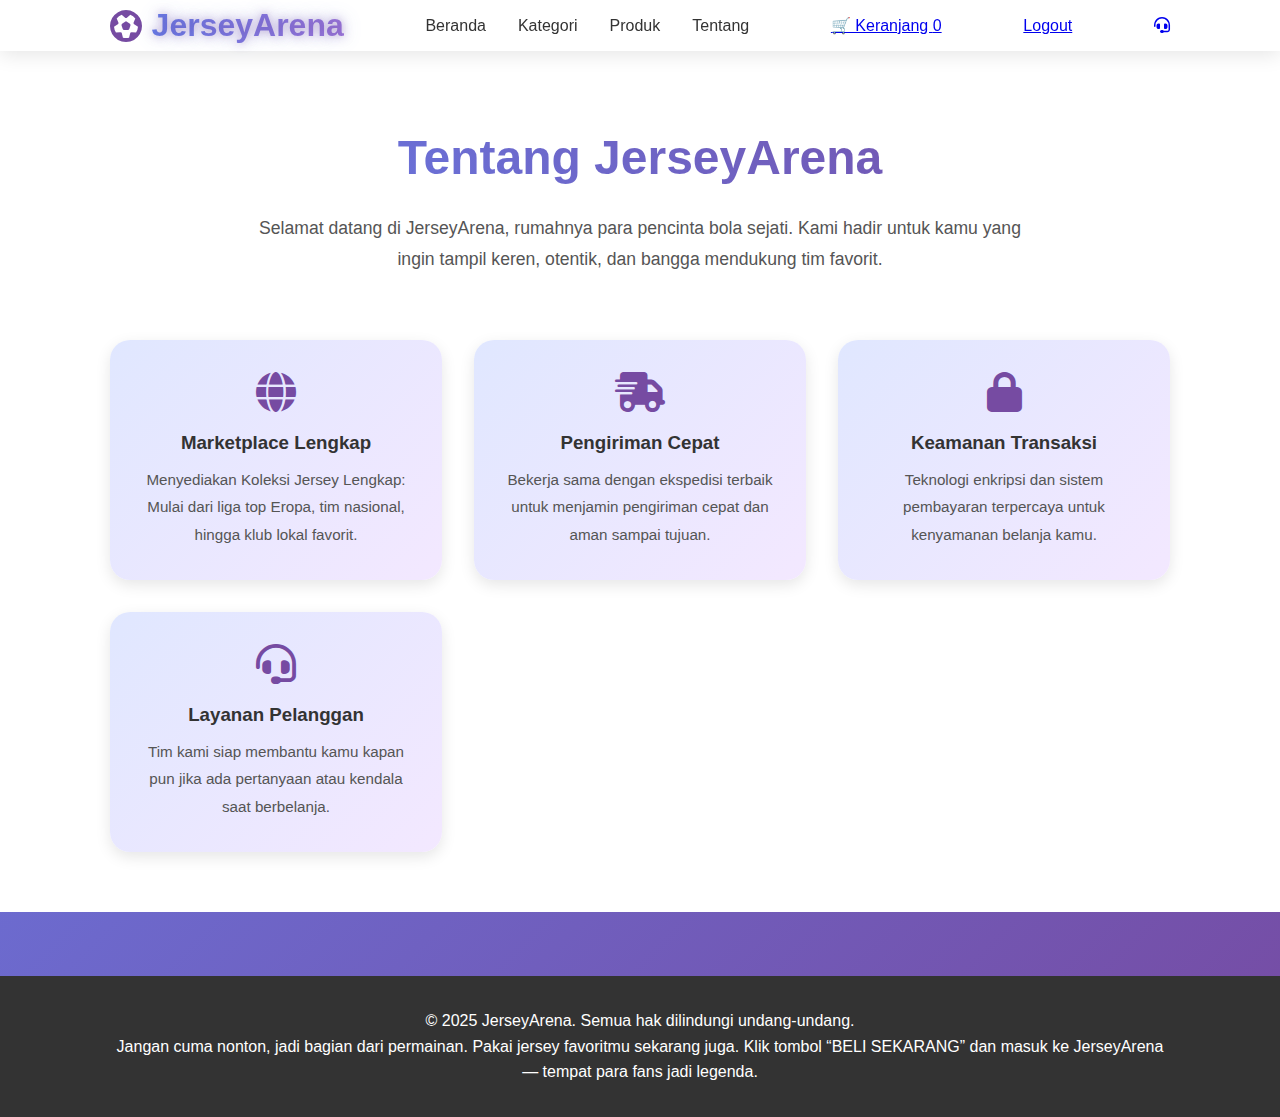
<file: about.html>
<!DOCTYPE html>
<html lang="id">
<head>
  <meta charset="UTF-8" />
  <meta name="viewport" content="width=device-width, initial-scale=1.0" />
  <title>Tentang Kami - JerseyArena - Your Jersey, Your Arena</title>
    <link rel="stylesheet" href="https://cdnjs.cloudflare.com/ajax/libs/font-awesome/6.5.0/css/all.min.css" />
  <style>
    * {
      margin: 0;
      padding: 0;
      box-sizing: border-box;
    }

    body {
      font-family: 'Segoe UI', Tahoma, Geneva, Verdana, sans-serif;
      line-height: 1.6;
      background: linear-gradient(135deg, #667eea 0%, #764ba2 100%);
      color: #333;
      min-height: 100vh;
    }

    .container {
      max-width: 1100px;
      margin: auto;
      padding: 0 20px;
    }

    header {
      background: rgba(255, 255, 255, 0.95);
      backdrop-filter: blur(10px);
      position: fixed;
      width: 100%;
      top: 0;
      z-index: 1000;
      box-shadow: 0 4px 20px rgba(0, 0, 0, 0.1);
    }

    nav {
      display: flex;
      justify-content: space-between;
      align-items: center;
      padding: 1rem 0;
    }

.logo-wrapper {
  display: flex;
  align-items: center;
  gap: 0.6rem;
  text-decoration: none;
}

.logo {
  font-size: 2rem;
  font-weight: bold;
  background: linear-gradient(270deg, #667eea, #764ba2, #ff6ec4, #667eea);
  background-size: 800% 800%;
  -webkit-background-clip: text;
  background-clip: text;
  -webkit-text-fill-color: transparent;
  animation: gradientMove 6s ease infinite;
  transition: transform 0.3s ease;
  text-shadow: 0 0 10px rgba(118, 75, 162, 0.5),
               0 0 20px rgba(102, 126, 234, 0.3);
}

.logo-wrapper:hover .logo {
  transform: scale(1.1) rotate(-2deg);
}

.logo-ball {
  font-size: 2rem;
  color: #764ba2;
  animation: spin 2s linear infinite;
}

@keyframes gradientMove {
  0% { background-position: 0% 50%; }
  50% { background-position: 100% 50%; }
  100% { background-position: 0% 50%; }
}

@keyframes spin {
  from { transform: rotate(0deg); }
  to { transform: rotate(360deg); }
}

.animated-logo {
  background: linear-gradient(270deg, #667eea, #764ba2, #ff6ec4, rgb(255, 238, 0));
  background-size: 800% 800%;
  -webkit-background-clip: text;
  -webkit-text-fill-color: transparent;
  background-clip: text;
  display: inline-block;
  animation: gradientMove 6s ease infinite;
  transition: transform 0.3s ease;
  cursor: pointer;
  text-shadow: 0 0 10px rgba(118, 75, 162, 0.5),
               0 0 20px rgba(102, 126, 234, 0.3);
}

.animated-logo:hover {
  transform: scale(1.1) rotate(-2deg);
}

@keyframes gradientMove {
  0% { background-position: 0% 50%; }
  50% { background-position: 100% 50%; }
  100% { background-position: 0% 50%; }
}

    .nav-links {
      display: flex;
      gap: 2rem;
      list-style: none;
    }

    .nav-links a {
      text-decoration: none;
      color: #333;
      font-weight: 500;
      position: relative;
    }

    .nav-links a::after {
      content: '';
      position: absolute;
      width: 0;
      height: 2px;
      bottom: -5px;
      left: 0;
      background: linear-gradient(45deg, #667eea, #764ba2);
      transition: width 0.3s ease;
    }

    .nav-links a:hover::after {
      width: 100%;
    }

    .about-section {
      padding: 120px 0 60px;
      background: #fff;
    }

    .about-section h1 {
      font-size: 3rem;
      text-align: center;
      background: linear-gradient(45deg, #667eea, #764ba2);
      -webkit-background-clip: text;
      -webkit-text-fill-color: transparent;
      margin-bottom: 1rem;
    }

    .about-section p {
      font-size: 1.1rem;
      color: #555;
      text-align: center;
      max-width: 800px;
      margin: auto;
      line-height: 1.8;
    }

    .about-grid {
      margin-top: 4rem;
      display: grid;
      grid-template-columns: repeat(auto-fit, minmax(250px, 1fr));
      gap: 2rem;
    }

    .about-card {
      background: linear-gradient(135deg, #e0e7ff, #f3e8ff);
      padding: 2rem;
      border-radius: 20px;
      text-align: center;
      box-shadow: 0 5px 15px rgba(0,0,0,0.1);
    }

    .about-card i {
      font-size: 2.5rem;
      margin-bottom: 1rem;
      color: #764ba2;
    }

    .about-card h3 {
      margin-bottom: 0.5rem;
      color: #333;
    }

    .about-card p {
      font-size: 0.95rem;
      color: #555;
    }

    footer {
      background: #333;
      color: white;
      text-align: center;
      padding: 2rem 0;
      margin-top: 4rem;
    }

    @media (max-width: 768px) {
      .nav-links {
        display: none;
      }

      .about-section h1 {
        font-size: 2.2rem;
      }

      .about-section p {
        font-size: 1rem;
      }
    }
  </style>
</head>
<body>

  <!-- Header -->
  <header>
    <nav class="container">
<a href="index.html" class="logo-wrapper">
  <i class="fas fa-futbol logo-ball"></i>
  <span class="logo">JerseyArena</span>
</a>
      <ul class="nav-links">
        <li><a href="index.html#home">Beranda</a></li>
        <li><a href="index.html#categories">Kategori</a></li>
        <li><a href="index.html#produk">Produk</a></li>
        <li><a href="about.html">Tentang</a></li>
      </ul>
      <a href="keranjang.html" class="cart-icon">
        🛒 Keranjang
        <span class="cart-count" id="cartCount">0</span>
      </a>
                  <a href="#" onclick="logout()" class="cart-icon">Logout</a>
            </a>
                  <a href="support.html" onclick="support()" class="cart-icon">
            <i class="fas fa-headset"></i> <!-- ikon support -->
            </a>
    </nav>
  </header>

  <!-- About Section -->
  <section class="about-section">
    <div class="container">
      <h1>Tentang JerseyArena</h1>
      <p>
        Selamat datang di JerseyArena, rumahnya para pencinta bola sejati.
Kami hadir untuk kamu yang ingin tampil keren, otentik, dan bangga mendukung tim favorit.
      </p>

      <div class="about-grid">
        <div class="about-card">
          <i class="fas fa-globe"></i>
          <h3>Marketplace Lengkap</h3>
          <p>Menyediakan Koleksi Jersey Lengkap: Mulai dari liga top Eropa, tim nasional, hingga klub lokal favorit.</p>
        </div>
        <div class="about-card">
          <i class="fas fa-shipping-fast"></i>
          <h3>Pengiriman Cepat</h3>
          <p>Bekerja sama dengan ekspedisi terbaik untuk menjamin pengiriman cepat dan aman sampai tujuan.</p>
        </div>
        <div class="about-card">
          <i class="fas fa-lock"></i>
          <h3>Keamanan Transaksi</h3>
          <p>Teknologi enkripsi dan sistem pembayaran terpercaya untuk kenyamanan belanja kamu.</p>
        </div>
        <div class="about-card">
          <i class="fas fa-headset"></i>
          <h3>Layanan Pelanggan</h3>
          <p>Tim kami siap membantu kamu kapan pun jika ada pertanyaan atau kendala saat berbelanja.</p>
        </div>
      </div>
    </div>
  </section>

  <!-- Footer -->
  <footer>
    <div class="container">
      <p>&copy; 2025 JerseyArena. Semua hak dilindungi undang-undang.</p>
      <p>
        Jangan cuma nonton, jadi bagian dari permainan.
Pakai jersey favoritmu sekarang juga. Klik tombol “BELI SEKARANG”
dan masuk ke JerseyArena — tempat para fans jadi legenda.
      </p>
    </div>
  </footer>

</body>
</html>
</file>
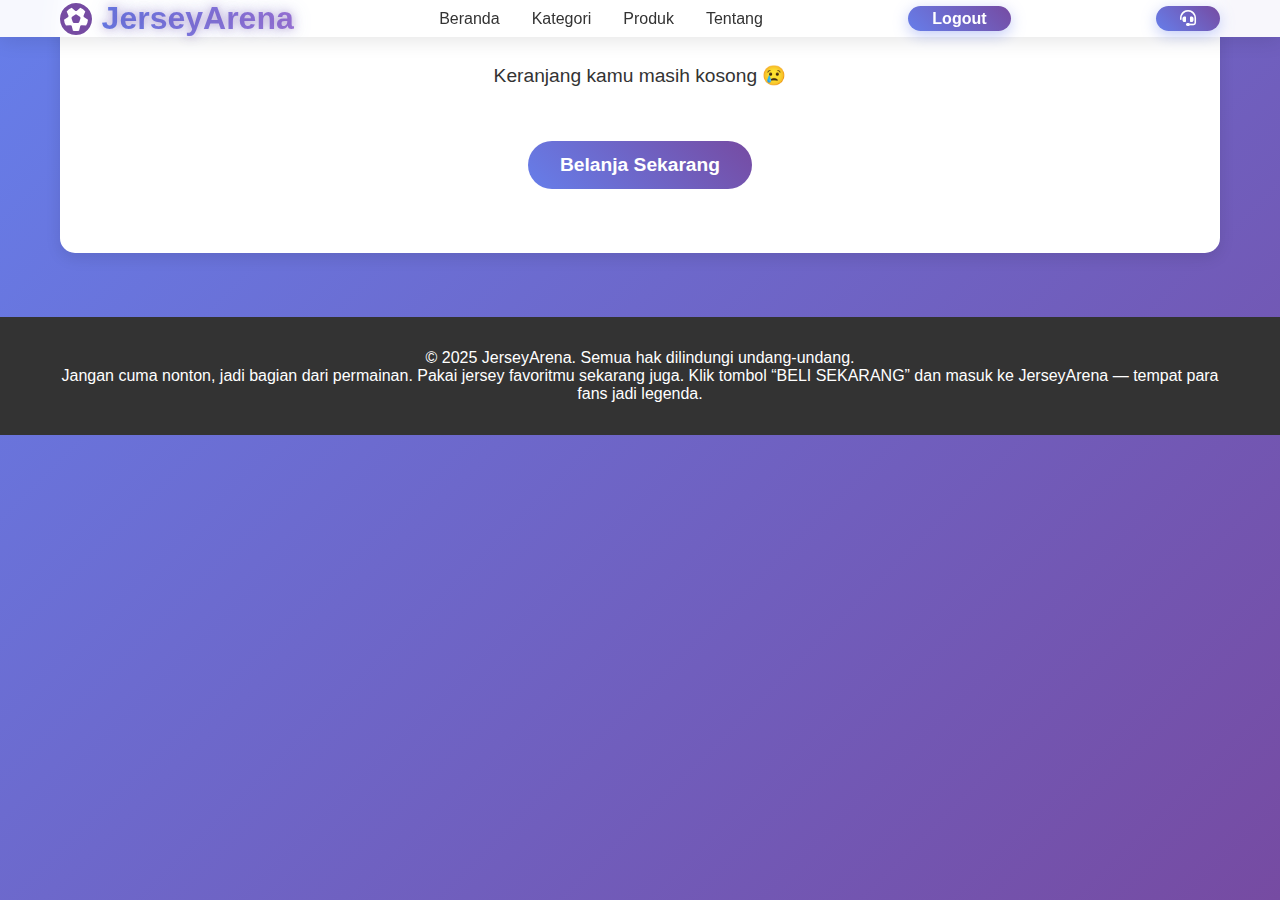
<file: keranjang.html>
<!DOCTYPE html>
<html lang="id">
<head>
  <meta charset="UTF-8" />
  <meta name="viewport" content="width=device-width, initial-scale=1.0"/>
  <title>Keranjang Belanja - JerseyArena</title>
      <link rel="stylesheet" href="https://cdnjs.cloudflare.com/ajax/libs/font-awesome/6.5.0/css/all.min.css" />
  <style>
    * { margin: 0; padding: 0; box-sizing: border-box; }

    body {
      font-family: 'Segoe UI', Tahoma, Geneva, Verdana, sans-serif;
      background: linear-gradient(135deg, #667eea 0%, #764ba2 100%);
      color: #333;
      min-height: 100vh;
    }

    .container {
            max-width: 1200px;
            margin: 0 auto;
            padding: 0 20px;
        }

        /* Header - sama seperti index.html */
        header {
            background: rgba(255, 255, 255, 0.95);
            backdrop-filter: blur(10px);
            position: fixed;
            width: 100%;
            top: 0;
            z-index: 1000;
            box-shadow: 0 4px 20px rgba(0, 0, 0, 0.1);
        }

        nav {
            display: flex;
            justify-content: space-between;
            align-items: center;
            padding: 1rem 0;
        }

.logo-wrapper {
  display: flex;
  align-items: center;
  gap: 0.6rem;
  text-decoration: none;
}

.logo {
  font-size: 2rem;
  font-weight: bold;
  background: linear-gradient(270deg, #667eea, #764ba2, #ff6ec4, #667eea);
  background-size: 800% 800%;
  -webkit-background-clip: text;
  background-clip: text;
  -webkit-text-fill-color: transparent;
  animation: gradientMove 6s ease infinite;
  transition: transform 0.3s ease;
  text-shadow: 0 0 10px rgba(118, 75, 162, 0.5),
               0 0 20px rgba(102, 126, 234, 0.3);
}

.logo-wrapper:hover .logo {
  transform: scale(1.1) rotate(-2deg);
}

.logo-ball {
  font-size: 2rem;
  color: #764ba2;
  animation: spin 2s linear infinite;
}

@keyframes gradientMove {
  0% { background-position: 0% 50%; }
  50% { background-position: 100% 50%; }
  100% { background-position: 0% 50%; }
}

@keyframes spin {
  from { transform: rotate(0deg); }
  to { transform: rotate(360deg); }
}

.animated-logo {
  background: linear-gradient(270deg, #667eea, #764ba2, #ff6ec4, rgb(255, 238, 0));
  background-size: 800% 800%;
  -webkit-background-clip: text;
  -webkit-text-fill-color: transparent;
  background-clip: text;
  display: inline-block;
  animation: gradientMove 6s ease infinite;
  transition: transform 0.3s ease;
  cursor: pointer;
  text-shadow: 0 0 10px rgba(118, 75, 162, 0.5),
               0 0 20px rgba(102, 126, 234, 0.3);
}

.animated-logo:hover {
  transform: scale(1.1) rotate(-2deg);
}

@keyframes gradientMove {
  0% { background-position: 0% 50%; }
  50% { background-position: 100% 50%; }
  100% { background-position: 0% 50%; }
}

        .nav-links {
            display: flex;
            list-style: none;
            gap: 2rem;
        }

        .nav-links a {
            text-decoration: none;
            color: #333;
            font-weight: 500;
            transition: all 0.3s ease;
            position: relative;
        }

        .nav-links a::after {
            content: '';
            position: absolute;
            width: 0;
            height: 2px;
            bottom: -5px;
            left: 0;
            background: linear-gradient(45deg, #667eea, #764ba2);
            transition: width 0.3s ease;
        }

        .nav-links a:hover::after {
            width: 100%;
        }
.cart-icon {
            position: relative;
            background: linear-gradient(45deg, #667eea, #764ba2);
            color: white;
            padding: 0.2rem 1.5rem;
            border-radius: 50px;
            text-decoration: none;
            font-weight: 600;
            transition: all 0.3s ease;
            box-shadow: 0 4px 15px rgba(102, 126, 234, 0.4);
        }
    h1 {
      text-align: center;
      margin-bottom: 2rem;
      font-size: 2.3rem;
      background: linear-gradient(45deg, #667eea, #764ba2);
      -webkit-background-clip: text;
      -webkit-text-fill-color: transparent;
    }

    table {
      width: 100%;
      border-collapse: collapse;
      background: white;
      border-radius: 10px;
      overflow: hidden;
      box-shadow: 0 5px 15px rgba(0,0,0,0.1);
    }

    th, td {
      padding: 1rem;
      text-align: left;
      border-bottom: 1px solid #eee;
    }

    th {
      background: #f0f4ff;
      font-weight: bold;
    }

    td img {
      width: 60px;
      height: 60px;
      object-fit: cover;
      border-radius: 10px;
    }

    .total {
      text-align: right;
      margin-top: 1rem;
      font-size: 1.2rem;
      font-weight: bold;
      color: #333;
    }

    .checkout-btn {
      display: inline-block;
      margin-top: 2rem;
      background: linear-gradient(45deg, #667eea, #764ba2);
      color: white;
      padding: 0.8rem 2rem;
      border-radius: 25px;
      font-weight: bold;
      text-decoration: none;
      transition: all 0.3s ease;
    }

    .checkout-btn:hover {
      transform: translateY(-2px);
      box-shadow: 0 5px 15px rgba(102, 126, 234, 0.4);
    }

    .empty-message {
      text-align: center;
      padding: 4rem 1rem;
      background: #fff;
      border-radius: 15px;
      box-shadow: 0 5px 15px rgba(0,0,0,0.1);
      font-size: 1.2rem;
    }

    button.hapus {
      padding: 6px 10px;
      background: #ff4757;
      color: white;
      border: none;
      border-radius: 6px;
      cursor: pointer;
    }

    footer {
      background: #333;
      color: white;
      text-align: center;
      padding: 2rem 0;
      margin-top: 4rem;
    }

    @media (max-width: 768px) {
      .nav-links {
        display: none;
      }

      table {
        font-size: 0.9rem;
      }

      th, td {
        padding: 0.7rem;
      }

      .checkout-btn {
        width: 100%;
        text-align: center;
      }
    }
  </style>
</head>
<body>

  <!-- Header -->
  <header>
    <nav class="container">
<a href="index.html" class="logo-wrapper">
  <i class="fas fa-futbol logo-ball"></i>
  <span class="logo">JerseyArena</span>
</a>
      <ul class="nav-links">
        <li><a href="index.html#home">Beranda</a></li>
        <li><a href="index.html#categories">Kategori</a></li>
        <li><a href="MulaiBelanjaSekarang.html">Produk</a></li>
        <li><a href="about.html">Tentang</a></li>
      </ul>
                        <a href="#" onclick="logout()" class="cart-icon">Logout</a>
            </a>
                  <a href="support.html" onclick="support()" class="cart-icon">
            <i class="fas fa-headset"></i> <!-- ikon support -->
            </a>
    </nav>
  </header>

  <!-- Cart Content -->
  <div class="container" id="cartContent">
    <h1>Keranjang Belanja</h1>
    <!-- Konten keranjang akan diisi oleh JavaScript -->
  </div>

  <!-- Footer -->
  <footer>
    <div class="container">
      <p>&copy; 2025 JerseyArena. Semua hak dilindungi undang-undang.</p>
      <p>Jangan cuma nonton, jadi bagian dari permainan.
Pakai jersey favoritmu sekarang juga. Klik tombol “BELI SEKARANG”
dan masuk ke JerseyArena — tempat para fans jadi legenda.</p>
    </div>
  </footer>

  <!-- Script -->
  <script>
    let cartItems = JSON.parse(localStorage.getItem('cartItems')) || [];
    const container = document.getElementById('cartContent');

    function renderCart() {
      if (cartItems.length === 0) {
        container.innerHTML = '<div class="empty-message">Keranjang kamu masih kosong 😢<br><br><a href="MulaiBelanjaSekarang.html" class="checkout-btn">Belanja Sekarang</a></div>';
        return;
      }

      let tableHTML = `
        <table>
          <thead>
            <tr>
              <th>Produk</th>
              <th>Nama</th>
              <th>Harga</th>
              <th>Jumlah</th>
              <th>Subtotal</th>
              <th>Aksi</th>
            </tr>
          </thead>
          <tbody>
      `;

      let total = 0;

      cartItems.forEach((item, index) => {
        const subtotal = item.price * item.quantity;
        total += subtotal;

        tableHTML += `
          <tr>
            <td><img src="${item.image || 'https://via.placeholder.com/60'}" alt="${item.name}"></td>
            <td>${item.name}</td>
            <td>Rp ${item.price.toLocaleString()}</td>
            <td>${item.quantity}</td>
            <td>Rp ${subtotal.toLocaleString()}</td>
            <td><button class="hapus" onclick="removeItem(${index})">🗑️ Hapus</button></td>
          </tr>
        `;
      });

      tableHTML += `
          </tbody>
        </table>
        <p class="total">Total: Rp ${total.toLocaleString()}</p>
        <a href="lanjutkepembayaran.html" class="checkout-btn">Lanjut ke Pembayaran</a>
      `;

      container.innerHTML = '<h1>Keranjang Belanja</h1>' + tableHTML;
    }

    function removeItem(index) {
      if (confirm("Yakin ingin menghapus item ini dari keranjang?")) {
        cartItems.splice(index, 1);
        localStorage.setItem('cartItems', JSON.stringify(cartItems));
        renderCart();
      }
    }

    renderCart();
  </script>

</body>
</html>
</file>
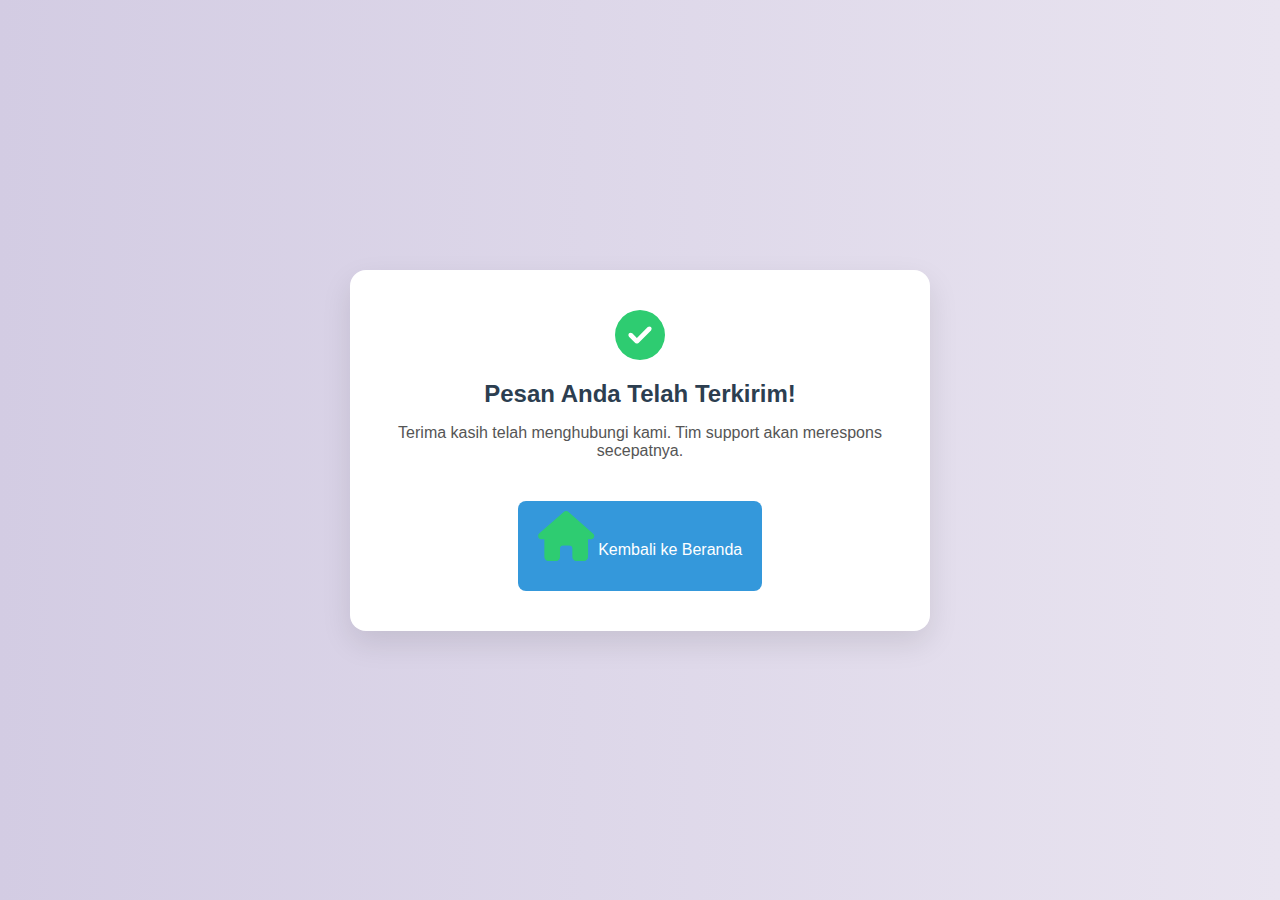
<file: kirim.html>
<!DOCTYPE html>
<html lang="id">
<head>
  <meta charset="UTF-8">
  <meta name="viewport" content="width=device-width, initial-scale=1">
  <title>Pesan Terkirim</title>
  <link rel="stylesheet" href="https://cdnjs.cloudflare.com/ajax/libs/font-awesome/6.5.0/css/all.min.css">
  <style>
    body {
      font-family: 'Segoe UI', Tahoma, Geneva, Verdana, sans-serif;
      background: linear-gradient(to right, #d3cce3, #e9e4f0);
      margin: 0;
      padding: 0;
      display: flex;
      align-items: center;
      justify-content: center;
      height: 100vh;
      color: #333;
    }

    .card {
      background: #fff;
      padding: 40px;
      border-radius: 16px;
      box-shadow: 0 12px 30px rgba(0, 0, 0, 0.1);
      text-align: center;
      max-width: 500px;
    }

    .card i {
      font-size: 50px;
      color: #2ecc71;
      margin-bottom: 20px;
    }

    .card h2 {
      margin: 0 0 10px;
      color: #2c3e50;
    }

    .card p {
      font-size: 16px;
      color: #555;
    }

    .card a {
      display: inline-block;
      margin-top: 25px;
      padding: 10px 20px;
      background-color: #3498db;
      color: white;
      text-decoration: none;
      border-radius: 8px;
      transition: background 0.3s;
    }

    .card a:hover {
      background-color: #2980b9;
    }
  </style>
</head>
<body>

  <div class="card">
    <i class="fas fa-check-circle"></i>
    <h2>Pesan Anda Telah Terkirim!</h2>
    <p>Terima kasih telah menghubungi kami. Tim support akan merespons secepatnya.</p>
    <a href="index.html"><i class="fas fa-home"></i> Kembali ke Beranda</a>
  </div>

</body>
</html>
</file>
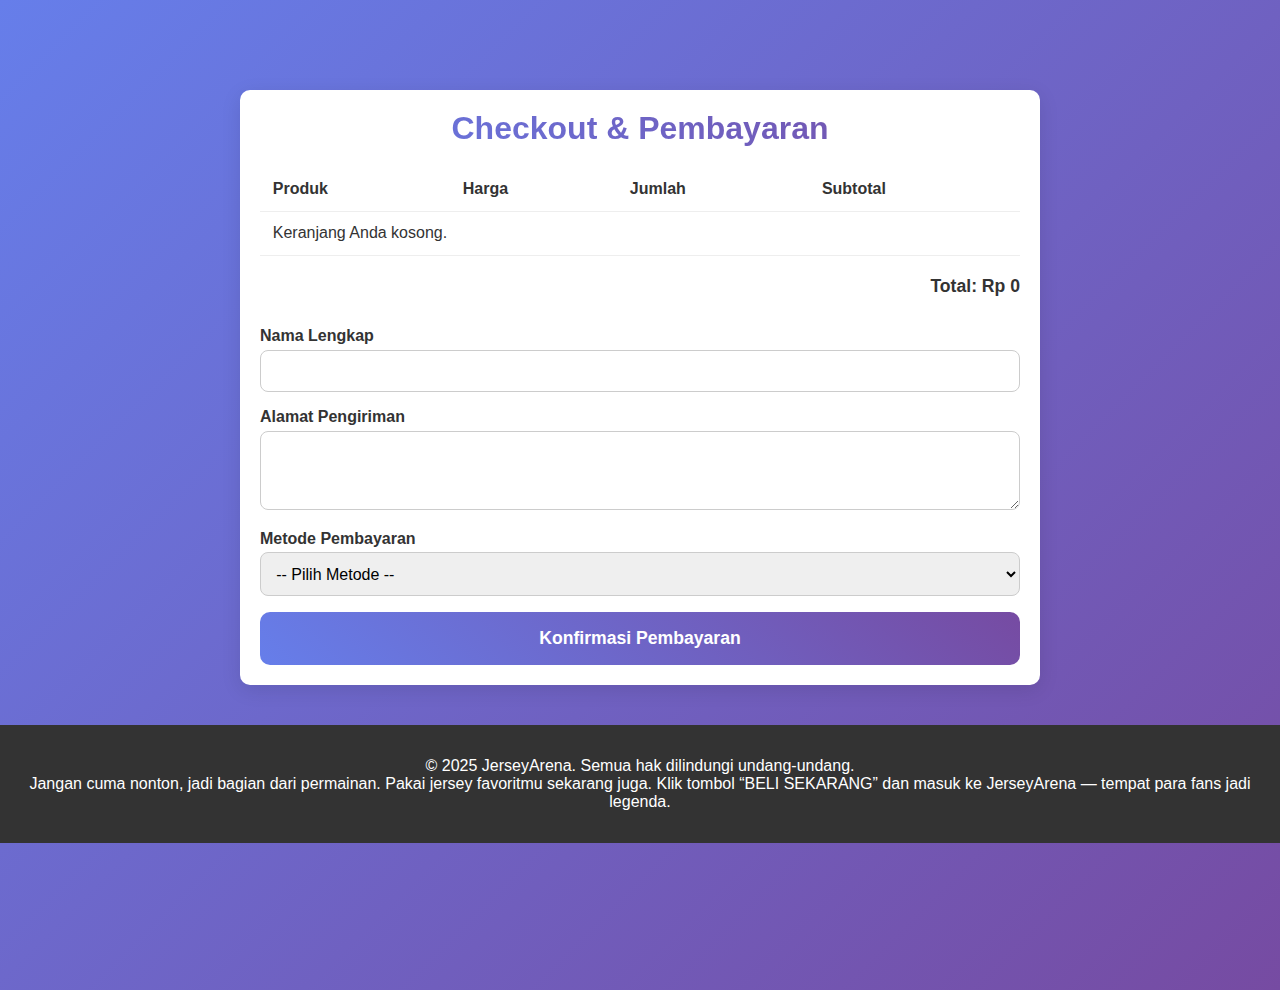
<file: lanjutkepembayaran.html>
<!DOCTYPE html>
<html lang="id">
<head>
  <meta charset="UTF-8" />
  <meta name="viewport" content="width=device-width, initial-scale=1.0"/>
  <title>Lanjutkan Pembayaran - JerseyArena</title>
  <style>
    * { margin: 0; padding: 0; box-sizing: border-box; }
    body {
      font-family: 'Segoe UI', Tahoma, sans-serif;
      background: linear-gradient(135deg, #667eea 0%, #764ba2 100%);
      color: #333;
      min-height: 100vh;
    }

    .container {
      max-width: 800px;
      margin: 90px auto 40px;
      padding: 20px;
      background: #fff;
      border-radius: 10px;
      box-shadow: 0 5px 20px rgba(0,0,0,0.1);
    }

    h1 {
      text-align: center;
      margin-bottom: 20px;
      background: linear-gradient(45deg, #667eea, #764ba2);
      -webkit-background-clip: text;
      -webkit-text-fill-color: transparent;
      font-size: 2rem;
    }

    table {
      width: 100%;
      border-collapse: collapse;
      margin-bottom: 20px;
    }

    th, td {
      padding: 0.8rem;
      border-bottom: 1px solid #eee;
      text-align: left;
    }

    .total {
      text-align: right;
      font-weight: bold;
      font-size: 1.1rem;
      margin-top: 10px;
    }

    form {
      margin-top: 30px;
    }

    label {
      display: block;
      margin-bottom: 0.3rem;
      font-weight: bold;
    }

    input, textarea, select {
      width: 100%;
      padding: 0.7rem;
      margin-bottom: 1rem;
      border-radius: 8px;
      border: 1px solid #ccc;
      font-size: 1rem;
    }

    button {
      width: 100%;
      padding: 1rem;
      background: linear-gradient(45deg, #667eea, #764ba2);
      color: white;
      border: none;
      border-radius: 10px;
      font-size: 1.1rem;
      font-weight: bold;
      cursor: pointer;
      transition: 0.3s ease;
    }

    button:hover {
      opacity: 0.9;
    }

    footer {
      text-align: center;
      padding: 2rem 1rem;
      background: #333;
      color: #fff;
    }
  </style>
</head>
<body>

  <div class="container">
    <h1>Checkout & Pembayaran</h1>

    <table id="checkoutTable">
      <thead>
        <tr>
          <th>Produk</th>
          <th>Harga</th>
          <th>Jumlah</th>
          <th>Subtotal</th>
        </tr>
      </thead>
      <tbody>
        <!-- Isi produk dimuat via JavaScript -->
      </tbody>
    </table>

    <p class="total" id="totalAmount">Total: Rp 0</p>

    <form id="checkoutForm">
      <label for="nama">Nama Lengkap</label>
      <input type="text" id="nama" name="nama" required>

      <label for="alamat">Alamat Pengiriman</label>
      <textarea id="alamat" name="alamat" rows="3" required></textarea>

      <label for="metode">Metode Pembayaran</label>
      <select id="metode" name="metode" required>
        <option value="">-- Pilih Metode --</option>
        <option value="cod">COD (Bayar di Tempat)</option>
        <option value="transfer">Transfer Bank</option>
        <option value="qris">QRIS</option>
      </select>

      <button type="submit">Konfirmasi Pembayaran</button>
    </form>
  </div>

  <footer>
      <p>&copy; 2025 JerseyArena. Semua hak dilindungi undang-undang.</p>
      <p>Jangan cuma nonton, jadi bagian dari permainan.
Pakai jersey favoritmu sekarang juga. Klik tombol “BELI SEKARANG”
dan masuk ke JerseyArena — tempat para fans jadi legenda.</p>
  </footer>

  <script>
    const cartItems = JSON.parse(localStorage.getItem('cartItems')) || [];
    const tbody = document.querySelector('#checkoutTable tbody');
    const totalElement = document.getElementById('totalAmount');

    let total = 0;

    if (cartItems.length === 0) {
      tbody.innerHTML = '<tr><td colspan="4">Keranjang Anda kosong.</td></tr>';
    } else {
      cartItems.forEach(item => {
        const subtotal = item.price * item.quantity;
        total += subtotal;

        const row = document.createElement('tr');
        row.innerHTML = `
          <td>${item.name}</td>
          <td>Rp ${item.price.toLocaleString()}</td>
          <td>${item.quantity}</td>
          <td>Rp ${subtotal.toLocaleString()}</td>
        `;
        tbody.appendChild(row);
      });
      totalElement.textContent = `Total: Rp ${total.toLocaleString()}`;
    }

    document.getElementById('checkoutForm').addEventListener('submit', function(e) {
      e.preventDefault();

      const nama = document.getElementById('nama').value;
      const alamat = document.getElementById('alamat').value;
      const metode = document.getElementById('metode').value;

      if (!nama || !alamat || !metode) {
        alert('Mohon lengkapi semua data.');
        return;
      }

      alert(`Terima kasih, ${nama}! Pesanan Anda akan segera diproses.`);

      // Kosongkan keranjang setelah checkout
      localStorage.removeItem('cartItems');
      window.location.href = "index.html"; // redirect ke beranda atau halaman sukses
    });
  </script>

</body>
</html>
</file>
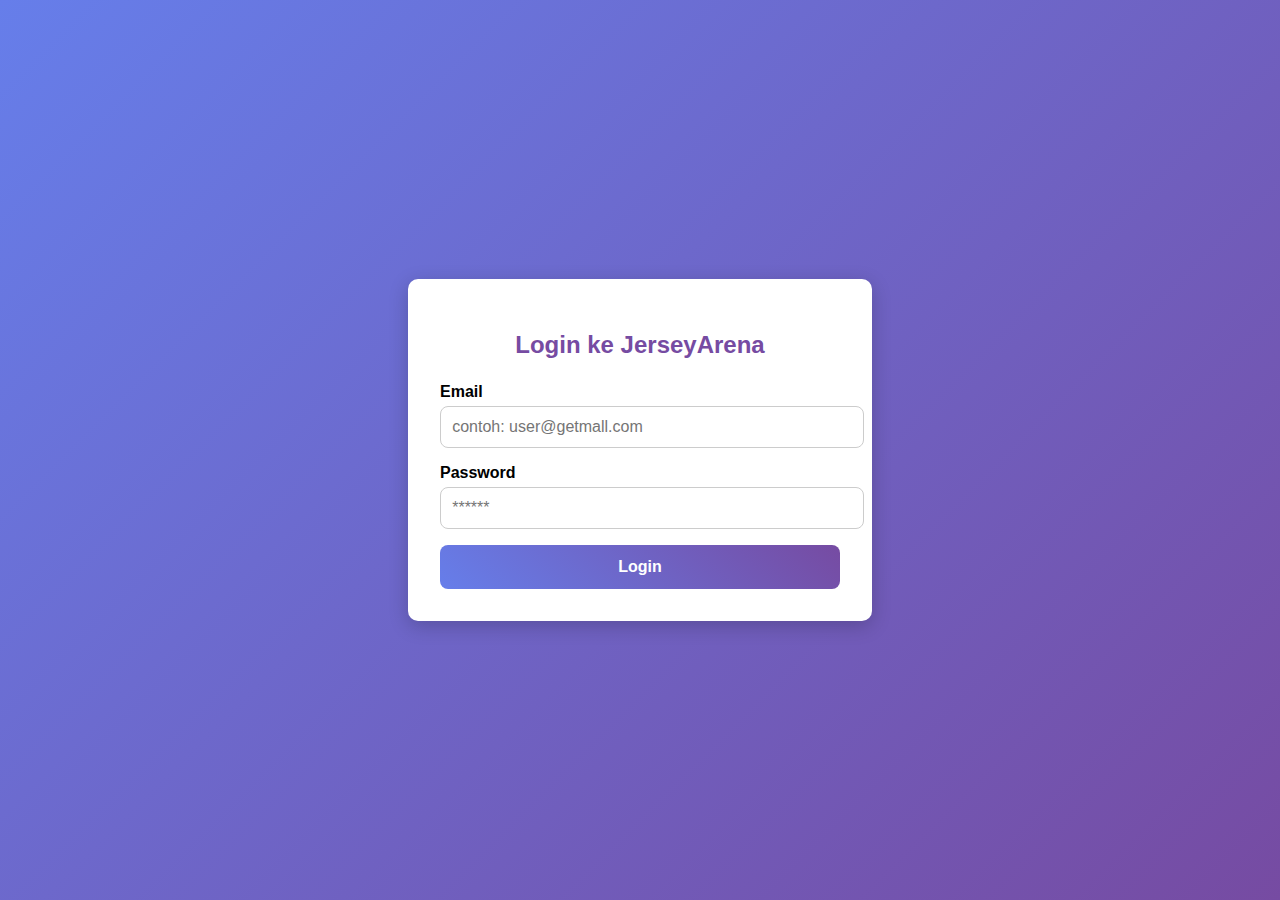
<file: login.html>
<!DOCTYPE html>
<html lang="id">
<head>
  <meta charset="UTF-8" />
  <meta name="viewport" content="width=device-width, initial-scale=1.0"/>
  <title>Login - JerseyArena</title>
  <style>
    body {
      font-family: 'Segoe UI', sans-serif;
      background: linear-gradient(135deg, #667eea, #764ba2);
      display: flex;
      align-items: center;
      justify-content: center;
      height: 100vh;
      margin: 0;
    }

    .login-box {
      background: white;
      padding: 2rem;
      border-radius: 10px;
      box-shadow: 0 5px 20px rgba(0,0,0,0.2);
      max-width: 400px;
      width: 100%;
    }

    h2 {
      text-align: center;
      margin-bottom: 1.5rem;
      color: #764ba2;
    }

    label {
      display: block;
      margin-bottom: 0.3rem;
      font-weight: bold;
    }

    input {
      width: 100%;
      padding: 0.7rem;
      margin-bottom: 1rem;
      border: 1px solid #ccc;
      border-radius: 8px;
      font-size: 1rem;
    }

    button {
      width: 100%;
      padding: 0.8rem;
      background: linear-gradient(45deg, #667eea, #764ba2);
      border: none;
      color: white;
      font-size: 1rem;
      font-weight: bold;
      border-radius: 8px;
      cursor: pointer;
    }

    button:hover {
      opacity: 0.9;
    }

    .note {
      font-size: 0.9rem;
      text-align: center;
      margin-top: 1rem;
      color: #555;
    }
  </style>
</head>
<body>

  <div class="login-box">
    <h2>Login ke JerseyArena</h2>
    <form id="loginForm">
      <label for="email">Email</label>
      <input type="email" id="email" required placeholder="contoh: user@getmall.com">

      <label for="password">Password</label>
      <input type="password" id="password" required placeholder="******">

      <button type="submit">Login</button>
    </form>
  </div>

  <script>
    document.getElementById('loginForm').addEventListener('submit', function(e) {
      e.preventDefault();
      const email = document.getElementById('email').value.trim();
      const password = document.getElementById('password').value;

      // Simulasi data login
      if (email === 'marcelinoahutabarat77@gmail.com' && password === '7134') {
        localStorage.setItem('isLoggedIn', 'true');
        window.location.href = 'index.html';
      } else {
        alert('Email atau password salah!');
      }
    });
  </script>

</body>
</html>
</file>
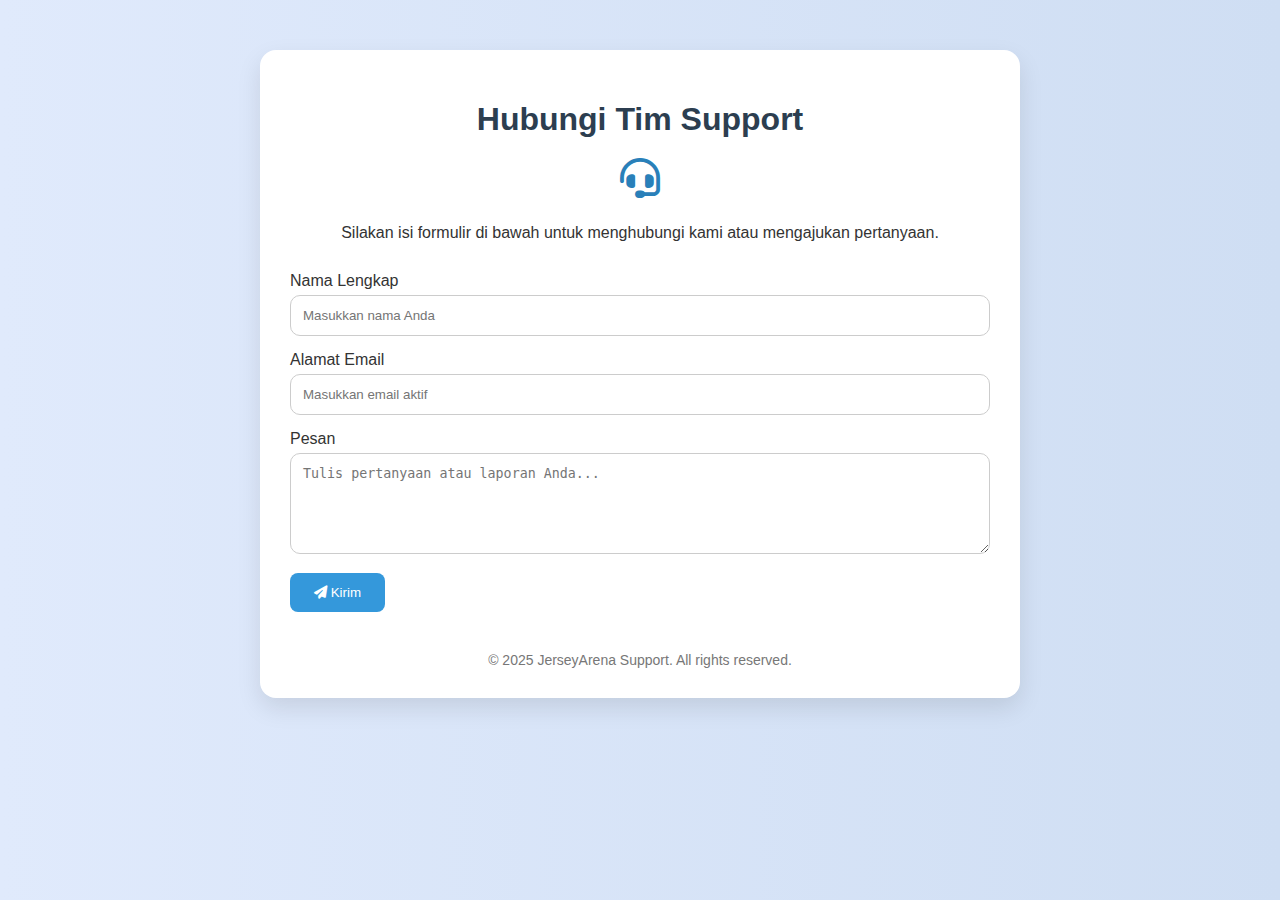
<file: support.html>
<!DOCTYPE html>
<html lang="id">
<head>
  <meta charset="UTF-8">
  <meta name="viewport" content="width=device-width, initial-scale=1">
  <title>Support</title>
  <link rel="stylesheet" href="https://cdnjs.cloudflare.com/ajax/libs/font-awesome/6.5.0/css/all.min.css">
  <style>
    body {
      font-family: 'Segoe UI', Tahoma, Geneva, Verdana, sans-serif;
      background: linear-gradient(to right, #e0eafc, #cfdef3);
      margin: 0;
      padding: 0;
      color: #333;
    }

    .container {
      max-width: 700px;
      margin: 50px auto;
      background: #fff;
      padding: 30px;
      border-radius: 16px;
      box-shadow: 0 10px 25px rgba(0, 0, 0, 0.1);
    }

    h1 {
      text-align: center;
      color: #2c3e50;
      margin-bottom: 20px;
    }

    .support-info {
      text-align: center;
      margin-bottom: 30px;
    }

    .support-info i {
      font-size: 40px;
      color: #2980b9;
      margin-bottom: 10px;
    }

    form label {
      display: block;
      margin: 15px 0 5px;
    }

    form input, form textarea {
      width: 100%;
      padding: 12px;
      border: 1px solid #ccc;
      border-radius: 10px;
      box-sizing: border-box;
      resize: vertical;
    }

    form button {
      background: #3498db;
      color: white;
      padding: 12px 24px;
      border: none;
      border-radius: 8px;
      cursor: pointer;
      margin-top: 15px;
    }

    form button:hover {
      background: #2980b9;
    }

    .footer {
      text-align: center;
      margin-top: 40px;
      color: #777;
      font-size: 14px;
    }
  </style>
</head>
<body>

  <div class="container">
    <h1>Hubungi Tim Support</h1>

    <div class="support-info">
      <i class="fas fa-headset"></i>
      <p>Silakan isi formulir di bawah untuk menghubungi kami atau mengajukan pertanyaan.</p>
    </div>

    <!-- ✅ Form tunggal, tidak bertumpuk -->
    <form id="supportForm">
      <label for="name">Nama Lengkap</label>
      <input type="text" id="name" name="name" placeholder="Masukkan nama Anda" required>

      <label for="email">Alamat Email</label>
      <input type="email" id="email" name="email" placeholder="Masukkan email aktif" required>

      <label for="message">Pesan</label>
      <textarea id="message" name="message" rows="5" placeholder="Tulis pertanyaan atau laporan Anda..." required></textarea>

      <button type="submit"><i class="fas fa-paper-plane"></i> Kirim</button>
    </form>

    <div class="footer">
      &copy; 2025 JerseyArena Support. All rights reserved.
    </div>
  </div>

  <!-- ✅ Script penanganan redirect -->
  <script>
    document.getElementById("supportForm").addEventListener("submit", function(e) {
      e.preventDefault();

      const nama = document.getElementById("name").value;
      localStorage.setItem("nama", nama);

      window.location.href = "kirim.html";
    });
  </script>

</body>
</html>
</file>
